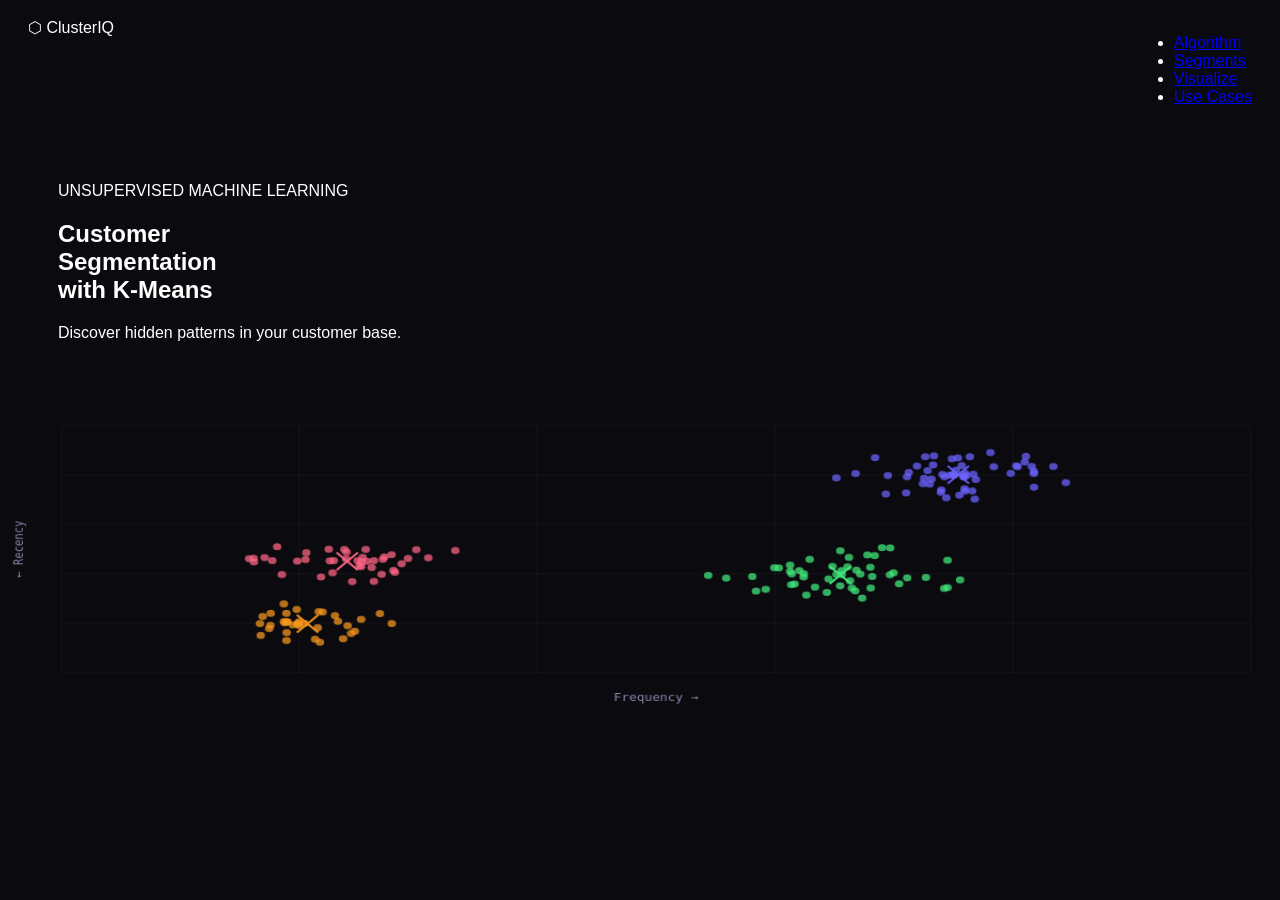
<file: index.html>
<!DOCTYPE html>
<html lang="en">
<head>
<meta charset="UTF-8">
<meta name="viewport" content="width=device-width, initial-scale=1.0">
<title>K-Means Customer Segmentation</title>
<link rel="stylesheet" href="styles.css">
</head>
<body>

<div class="noise"></div>

<nav>
  <div class="logo">⬡ ClusterIQ</div>
  <ul>
    <li><a href="#how">Algorithm</a></li>
    <li><a href="#segments">Segments</a></li>
    <li><a href="#visualize">Visualize</a></li>
    <li><a href="#usecases">Use Cases</a></li>
  </ul>
</nav>

<section class="hero">
  <div class="hero-tag">UNSUPERVISED MACHINE LEARNING</div>
  <h1>Customer<br>Segmentation<br>with <span>K-Means</span></h1>
  <p class="hero-desc">
    Discover hidden patterns in your customer base.
  </p>
</section>

<canvas id="scatter"></canvas>

<script src="script.js"></script>
</body>
</html>
</file>
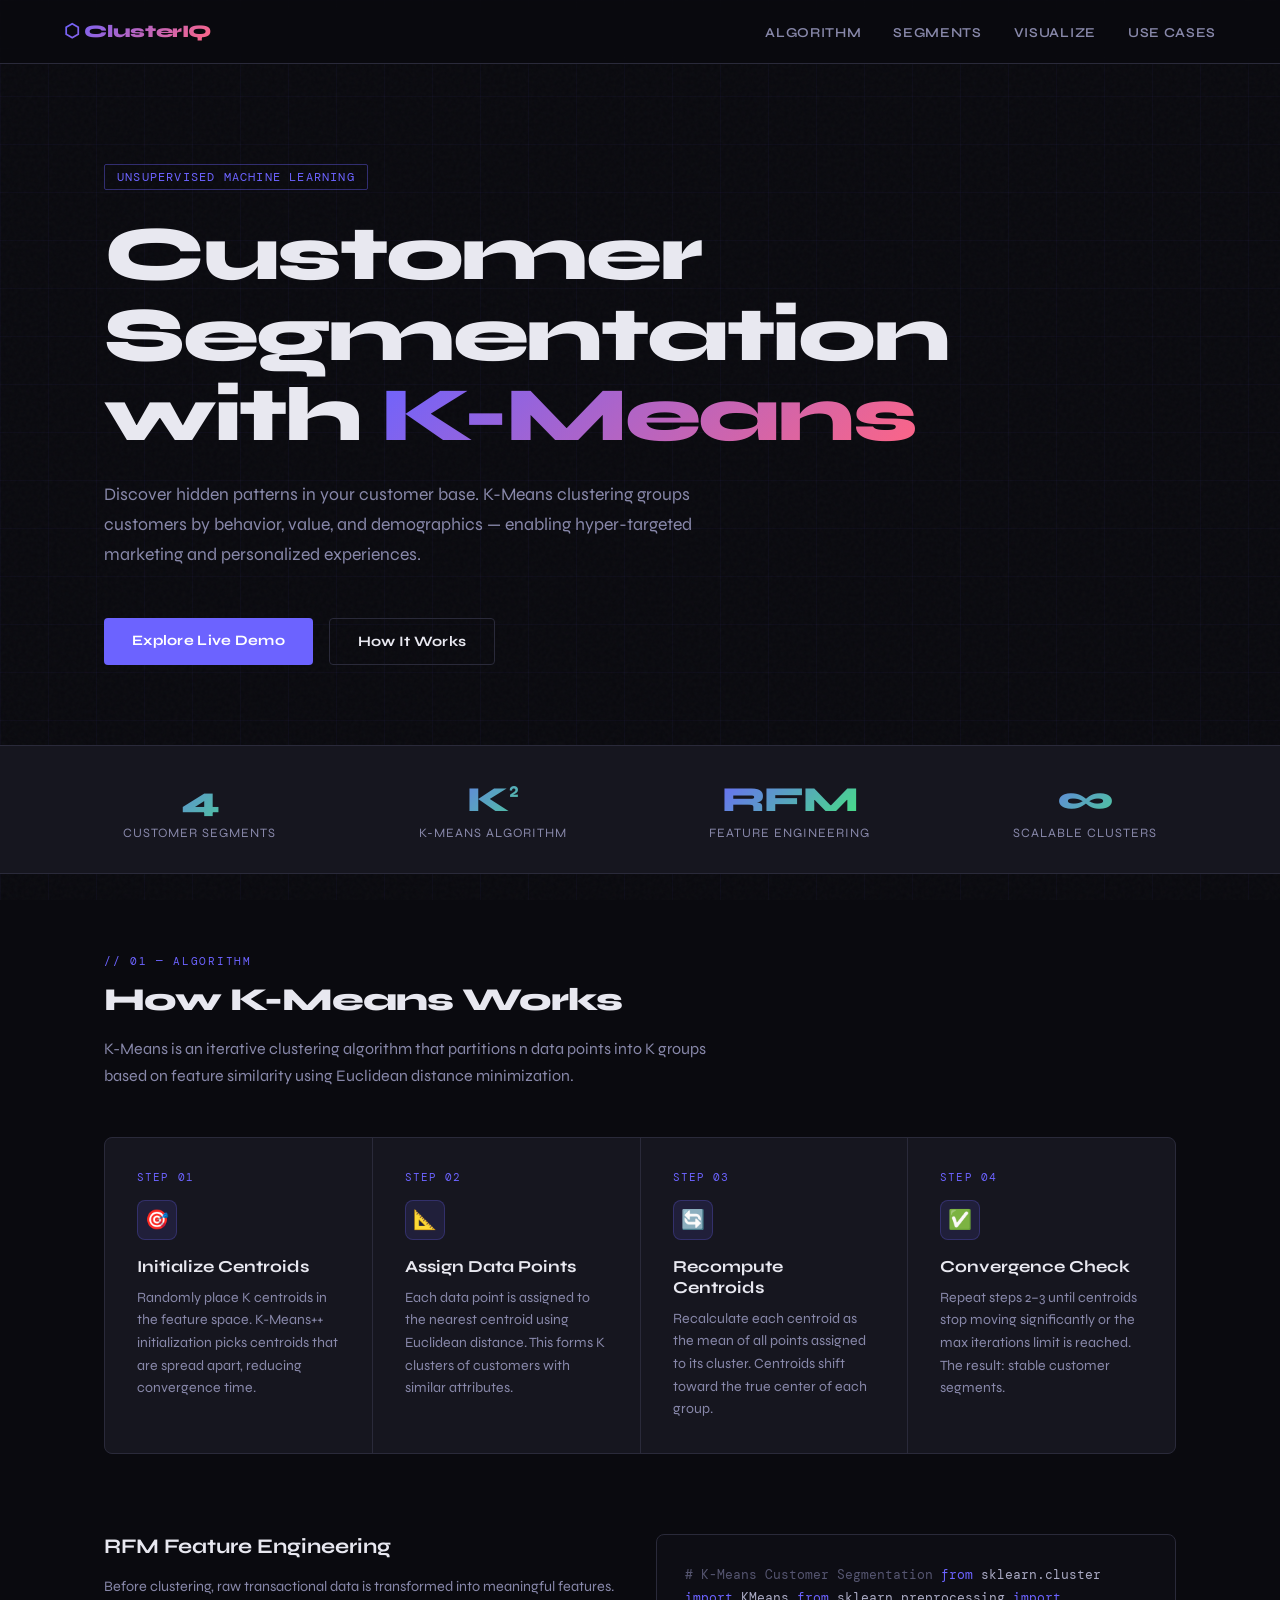
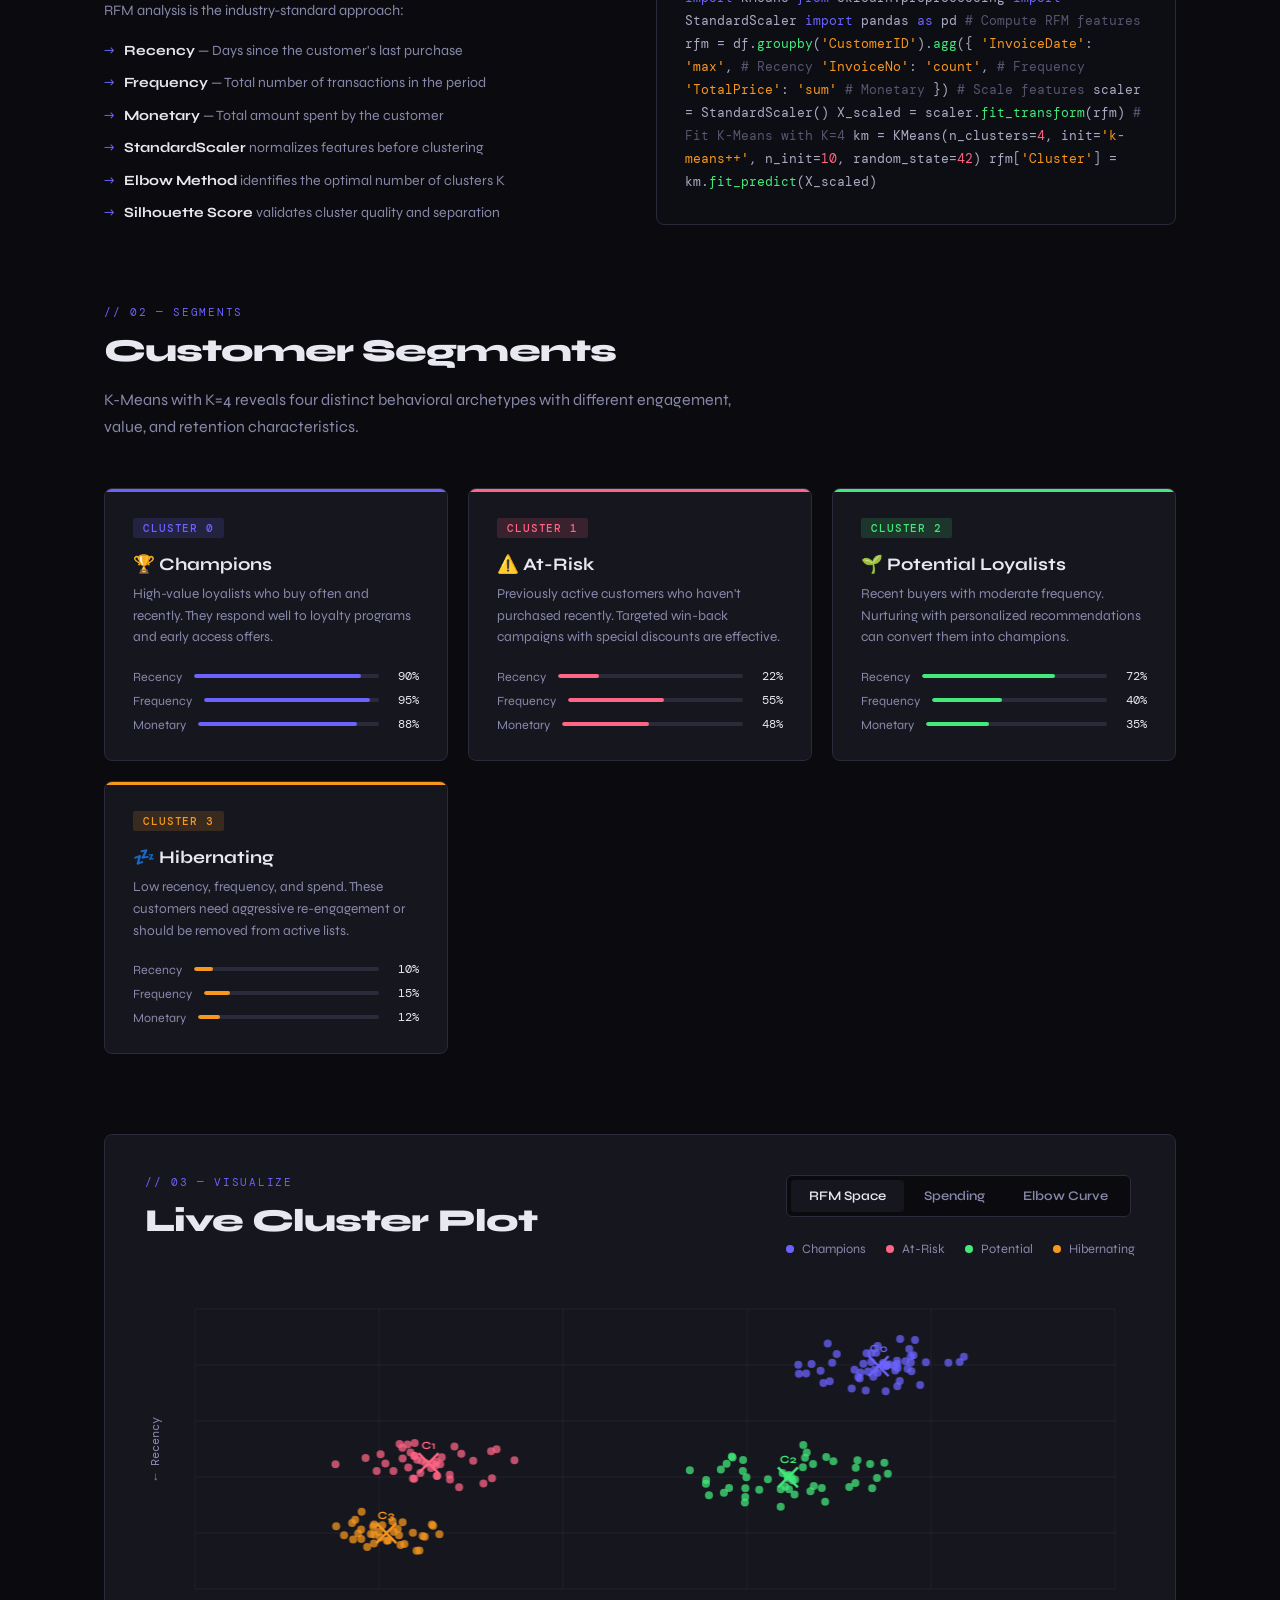
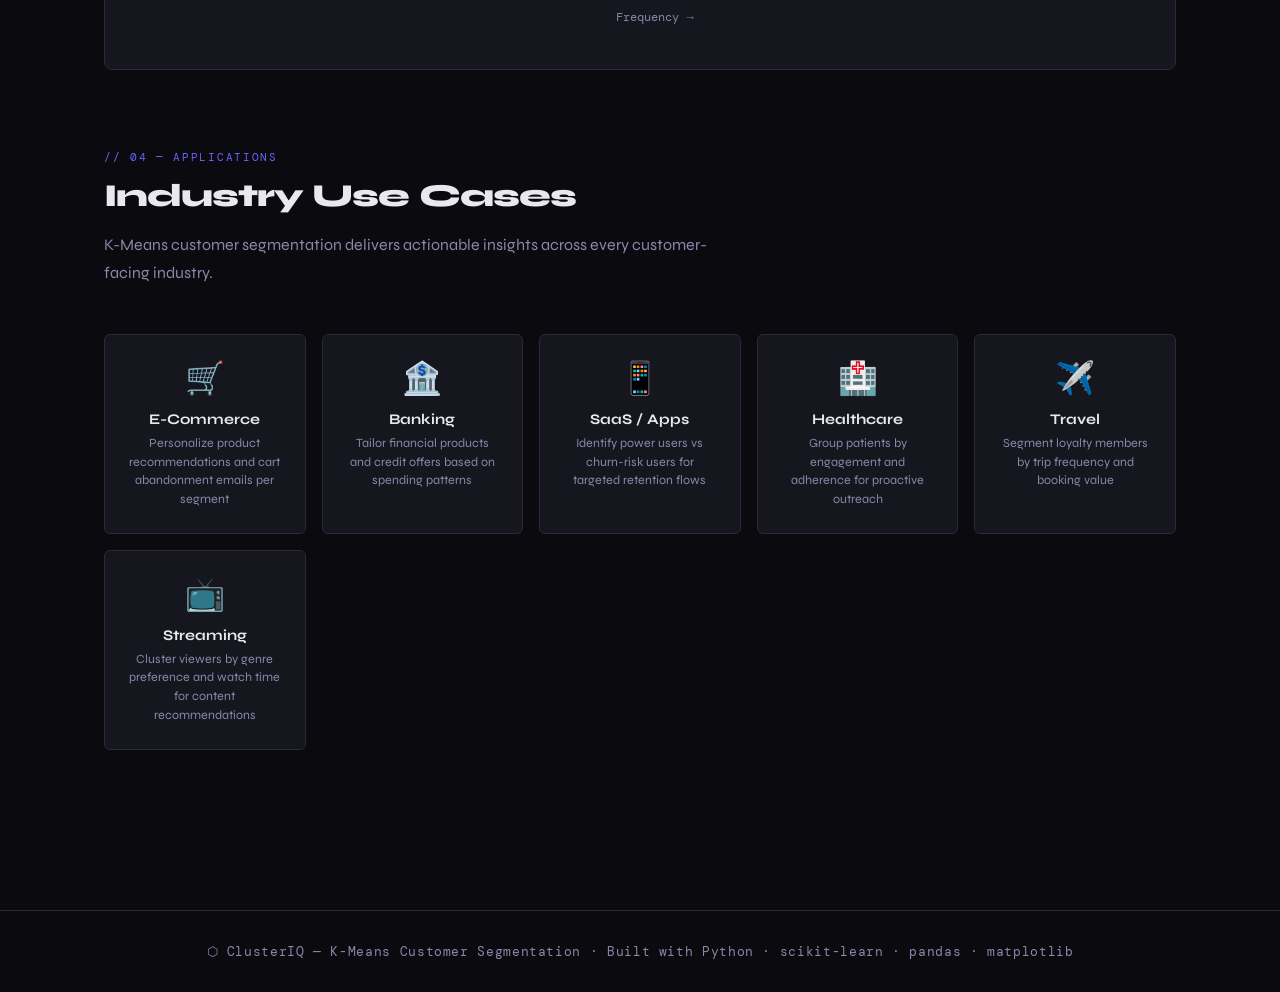
<file: kmeans_website.html>
<!DOCTYPE html>
<html lang="en">
<head>
<meta charset="UTF-8">
<meta name="viewport" content="width=device-width, initial-scale=1.0">
<title>K-Means Customer Segmentation</title>
<style>
  @import url('https://fonts.googleapis.com/css2?family=Syne:wght@400;600;700;800&family=DM+Mono:wght@300;400;500&display=swap');

  :root {
    --bg: #0a0a0f;
    --surface: #111118;
    --card: #16161f;
    --border: #2a2a3a;
    --accent1: #6c63ff;
    --accent2: #ff6584;
    --accent3: #43e97b;
    --accent4: #f7971e;
    --text: #e8e8f0;
    --muted: #8888aa;
    --cluster1: #6c63ff;
    --cluster2: #ff6584;
    --cluster3: #43e97b;
    --cluster4: #f7971e;
  }

  * { margin: 0; padding: 0; box-sizing: border-box; }

  body {
    background: var(--bg);
    color: var(--text);
    font-family: 'Syne', sans-serif;
    min-height: 100vh;
    overflow-x: hidden;
  }

  /* Animated grid background */
  body::before {
    content: '';
    position: fixed;
    inset: 0;
    background-image:
      linear-gradient(rgba(108,99,255,0.04) 1px, transparent 1px),
      linear-gradient(90deg, rgba(108,99,255,0.04) 1px, transparent 1px);
    background-size: 48px 48px;
    pointer-events: none;
    z-index: 0;
  }

  .noise {
    position: fixed;
    inset: 0;
    opacity: 0.03;
    background-image: url("data:image/svg+xml,%3Csvg viewBox='0 0 256 256' xmlns='http://www.w3.org/2000/svg'%3E%3Cfilter id='noise'%3E%3CfeTurbulence type='fractalNoise' baseFrequency='0.9' numOctaves='4' stitchTiles='stitch'/%3E%3C/filter%3E%3Crect width='100%25' height='100%25' filter='url(%23noise)'/%3E%3C/svg%3E");
    pointer-events: none;
    z-index: 0;
  }

  nav {
    position: sticky;
    top: 0;
    z-index: 100;
    backdrop-filter: blur(20px);
    background: rgba(10,10,15,0.85);
    border-bottom: 1px solid var(--border);
    padding: 0 5%;
    height: 64px;
    display: flex;
    align-items: center;
    justify-content: space-between;
  }

  .logo {
    font-size: 1.1rem;
    font-weight: 800;
    letter-spacing: -0.02em;
    background: linear-gradient(135deg, var(--accent1), var(--accent2));
    -webkit-background-clip: text;
    -webkit-text-fill-color: transparent;
  }

  nav ul { list-style: none; display: flex; gap: 2rem; }
  nav ul a { color: var(--muted); text-decoration: none; font-size: 0.85rem; font-weight: 600; letter-spacing: 0.05em; text-transform: uppercase; transition: color 0.2s; }
  nav ul a:hover { color: var(--text); }

  /* Hero */
  .hero {
    position: relative;
    z-index: 1;
    padding: 100px 5% 80px;
    max-width: 1200px;
    margin: 0 auto;
  }

  .hero-tag {
    display: inline-block;
    font-family: 'DM Mono', monospace;
    font-size: 0.75rem;
    color: var(--accent1);
    border: 1px solid rgba(108,99,255,0.4);
    padding: 4px 12px;
    border-radius: 2px;
    margin-bottom: 24px;
    letter-spacing: 0.1em;
  }

  h1 {
    font-size: clamp(2.5rem, 6vw, 5rem);
    font-weight: 800;
    line-height: 1.05;
    letter-spacing: -0.03em;
    margin-bottom: 24px;
  }

  h1 span {
    background: linear-gradient(135deg, var(--accent1) 0%, var(--accent2) 100%);
    -webkit-background-clip: text;
    -webkit-text-fill-color: transparent;
  }

  .hero-desc {
    max-width: 600px;
    color: var(--muted);
    font-size: 1.1rem;
    line-height: 1.7;
    margin-bottom: 48px;
  }

  .hero-cta {
    display: flex;
    gap: 16px;
    flex-wrap: wrap;
  }

  .btn {
    padding: 14px 28px;
    border-radius: 4px;
    font-family: 'Syne', sans-serif;
    font-weight: 700;
    font-size: 0.9rem;
    letter-spacing: 0.02em;
    cursor: pointer;
    transition: all 0.2s;
    text-decoration: none;
  }

  .btn-primary {
    background: var(--accent1);
    color: #fff;
    border: none;
  }
  .btn-primary:hover { background: #7d75ff; transform: translateY(-2px); box-shadow: 0 8px 24px rgba(108,99,255,0.35); }

  .btn-ghost {
    background: transparent;
    color: var(--text);
    border: 1px solid var(--border);
  }
  .btn-ghost:hover { border-color: var(--accent1); color: var(--accent1); }

  /* Stats bar */
  .stats-bar {
    position: relative;
    z-index: 1;
    background: var(--card);
    border-top: 1px solid var(--border);
    border-bottom: 1px solid var(--border);
    padding: 32px 5%;
    display: flex;
    justify-content: space-around;
    gap: 24px;
    flex-wrap: wrap;
  }

  .stat { text-align: center; }
  .stat-num {
    font-size: 2.2rem;
    font-weight: 800;
    letter-spacing: -0.04em;
    background: linear-gradient(135deg, var(--accent1), var(--accent3));
    -webkit-background-clip: text;
    -webkit-text-fill-color: transparent;
  }
  .stat-label { font-size: 0.8rem; color: var(--muted); margin-top: 4px; text-transform: uppercase; letter-spacing: 0.08em; }

  /* Main content */
  .container {
    position: relative;
    z-index: 1;
    max-width: 1200px;
    margin: 0 auto;
    padding: 80px 5%;
  }

  .section-label {
    font-family: 'DM Mono', monospace;
    font-size: 0.7rem;
    color: var(--accent1);
    text-transform: uppercase;
    letter-spacing: 0.15em;
    margin-bottom: 12px;
  }

  h2 {
    font-size: 2rem;
    font-weight: 800;
    letter-spacing: -0.03em;
    margin-bottom: 16px;
  }

  .section-intro {
    color: var(--muted);
    max-width: 640px;
    line-height: 1.7;
    margin-bottom: 48px;
  }

  /* How it works steps */
  .steps {
    display: grid;
    grid-template-columns: repeat(auto-fit, minmax(260px, 1fr));
    gap: 1px;
    background: var(--border);
    border: 1px solid var(--border);
    border-radius: 8px;
    overflow: hidden;
    margin-bottom: 80px;
  }

  .step {
    background: var(--card);
    padding: 32px;
    position: relative;
    transition: background 0.2s;
  }
  .step:hover { background: #1c1c28; }

  .step-num {
    font-family: 'DM Mono', monospace;
    font-size: 0.7rem;
    color: var(--accent1);
    letter-spacing: 0.1em;
    margin-bottom: 16px;
  }

  .step h3 { font-size: 1.05rem; font-weight: 700; margin-bottom: 10px; }
  .step p { font-size: 0.88rem; color: var(--muted); line-height: 1.6; }

  .step-icon {
    width: 40px;
    height: 40px;
    border-radius: 8px;
    background: rgba(108,99,255,0.12);
    border: 1px solid rgba(108,99,255,0.25);
    display: flex;
    align-items: center;
    justify-content: center;
    font-size: 1.2rem;
    margin-bottom: 16px;
  }

  /* Cluster cards */
  .clusters-grid {
    display: grid;
    grid-template-columns: repeat(auto-fit, minmax(260px, 1fr));
    gap: 20px;
    margin-bottom: 80px;
  }

  .cluster-card {
    background: var(--card);
    border: 1px solid var(--border);
    border-radius: 8px;
    padding: 28px;
    position: relative;
    overflow: hidden;
    transition: transform 0.2s, box-shadow 0.2s;
  }

  .cluster-card:hover {
    transform: translateY(-4px);
    box-shadow: 0 16px 40px rgba(0,0,0,0.4);
  }

  .cluster-card::before {
    content: '';
    position: absolute;
    top: 0;
    left: 0;
    right: 0;
    height: 3px;
  }
  .cluster-card:nth-child(1)::before { background: var(--cluster1); }
  .cluster-card:nth-child(2)::before { background: var(--cluster2); }
  .cluster-card:nth-child(3)::before { background: var(--cluster3); }
  .cluster-card:nth-child(4)::before { background: var(--cluster4); }

  .cluster-badge {
    display: inline-block;
    font-family: 'DM Mono', monospace;
    font-size: 0.7rem;
    padding: 3px 10px;
    border-radius: 2px;
    margin-bottom: 16px;
    font-weight: 500;
    letter-spacing: 0.08em;
  }
  .cluster-card:nth-child(1) .cluster-badge { background: rgba(108,99,255,0.15); color: var(--cluster1); }
  .cluster-card:nth-child(2) .cluster-badge { background: rgba(255,101,132,0.15); color: var(--cluster2); }
  .cluster-card:nth-child(3) .cluster-badge { background: rgba(67,233,123,0.15); color: var(--cluster3); }
  .cluster-card:nth-child(4) .cluster-badge { background: rgba(247,151,30,0.15); color: var(--cluster4); }

  .cluster-card h3 { font-size: 1.1rem; font-weight: 700; margin-bottom: 8px; }
  .cluster-card p { font-size: 0.85rem; color: var(--muted); line-height: 1.6; margin-bottom: 20px; }

  .cluster-metrics { display: flex; flex-direction: column; gap: 8px; }
  .metric { display: flex; justify-content: space-between; align-items: center; }
  .metric-label { font-size: 0.78rem; color: var(--muted); }
  .metric-bar-wrap { flex: 1; margin: 0 12px; height: 4px; background: var(--border); border-radius: 2px; overflow: hidden; }
  .metric-bar { height: 100%; border-radius: 2px; transition: width 1s ease; }
  .cluster-card:nth-child(1) .metric-bar { background: var(--cluster1); }
  .cluster-card:nth-child(2) .metric-bar { background: var(--cluster2); }
  .cluster-card:nth-child(3) .metric-bar { background: var(--cluster3); }
  .cluster-card:nth-child(4) .metric-bar { background: var(--cluster4); }
  .metric-val { font-size: 0.78rem; font-family: 'DM Mono', monospace; color: var(--text); min-width: 28px; text-align: right; }

  /* Interactive scatter plot */
  .viz-section {
    background: var(--card);
    border: 1px solid var(--border);
    border-radius: 8px;
    padding: 40px;
    margin-bottom: 80px;
  }

  .viz-header {
    display: flex;
    justify-content: space-between;
    align-items: flex-start;
    margin-bottom: 32px;
    flex-wrap: wrap;
    gap: 16px;
  }

  .viz-legend {
    display: flex;
    gap: 20px;
    flex-wrap: wrap;
  }

  .legend-item {
    display: flex;
    align-items: center;
    gap: 8px;
    font-size: 0.8rem;
    color: var(--muted);
  }

  .legend-dot {
    width: 8px;
    height: 8px;
    border-radius: 50%;
  }

  canvas#scatter {
    width: 100%;
    height: 340px;
    display: block;
    cursor: crosshair;
  }

  /* Algo explainer */
  .algo-grid {
    display: grid;
    grid-template-columns: 1fr 1fr;
    gap: 32px;
    margin-bottom: 80px;
  }

  @media (max-width: 700px) { .algo-grid { grid-template-columns: 1fr; } }

  .code-block {
    background: #0d0d14;
    border: 1px solid var(--border);
    border-radius: 8px;
    padding: 28px;
    font-family: 'DM Mono', monospace;
    font-size: 0.8rem;
    line-height: 1.8;
    color: #aaaac4;
    overflow-x: auto;
  }

  .code-block .kw { color: var(--accent1); }
  .code-block .fn { color: var(--accent3); }
  .code-block .cm { color: #555570; }
  .code-block .str { color: var(--accent4); }
  .code-block .num { color: var(--accent2); }

  .algo-text h3 { font-size: 1.3rem; font-weight: 700; margin-bottom: 16px; }
  .algo-text p { color: var(--muted); font-size: 0.9rem; line-height: 1.7; margin-bottom: 16px; }
  .algo-text ul { list-style: none; display: flex; flex-direction: column; gap: 10px; }
  .algo-text li { font-size: 0.88rem; color: var(--muted); padding-left: 20px; position: relative; line-height: 1.6; }
  .algo-text li::before { content: '→'; position: absolute; left: 0; color: var(--accent1); font-size: 0.8rem; }

  /* Use cases */
  .use-cases {
    display: grid;
    grid-template-columns: repeat(auto-fit, minmax(200px, 1fr));
    gap: 16px;
    margin-bottom: 80px;
  }

  .use-case {
    background: var(--card);
    border: 1px solid var(--border);
    border-radius: 6px;
    padding: 24px;
    text-align: center;
    transition: all 0.2s;
  }
  .use-case:hover { border-color: var(--accent1); transform: translateY(-2px); }
  .use-case .uc-icon { font-size: 2rem; margin-bottom: 12px; }
  .use-case h4 { font-size: 0.92rem; font-weight: 700; margin-bottom: 6px; }
  .use-case p { font-size: 0.78rem; color: var(--muted); line-height: 1.5; }

  /* Footer */
  footer {
    position: relative;
    z-index: 1;
    border-top: 1px solid var(--border);
    padding: 32px 5%;
    text-align: center;
    color: var(--muted);
    font-size: 0.8rem;
    font-family: 'DM Mono', monospace;
    letter-spacing: 0.05em;
  }

  /* Animations */
  @keyframes fadeUp {
    from { opacity: 0; transform: translateY(24px); }
    to { opacity: 1; transform: translateY(0); }
  }

  .hero > * { animation: fadeUp 0.6s ease both; }
  .hero > *:nth-child(1) { animation-delay: 0.1s; }
  .hero > *:nth-child(2) { animation-delay: 0.2s; }
  .hero > *:nth-child(3) { animation-delay: 0.3s; }
  .hero > *:nth-child(4) { animation-delay: 0.4s; }

  /* Elbow chart */
  .elbow-wrap {
    background: var(--card);
    border: 1px solid var(--border);
    border-radius: 8px;
    padding: 32px;
    margin-bottom: 32px;
  }
  canvas#elbow { width: 100%; height: 200px; display: block; }

  .tabs {
    display: flex;
    gap: 2px;
    background: var(--bg);
    border: 1px solid var(--border);
    border-radius: 6px;
    padding: 4px;
    margin-bottom: 24px;
    width: fit-content;
  }

  .tab {
    padding: 8px 18px;
    border-radius: 4px;
    font-size: 0.82rem;
    font-weight: 600;
    cursor: pointer;
    color: var(--muted);
    transition: all 0.2s;
    border: none;
    background: none;
    font-family: 'Syne', sans-serif;
  }
  .tab.active { background: var(--card); color: var(--text); }
  .tab:hover:not(.active) { color: var(--text); }
</style>
</head>
<body>
<div class="noise"></div>

<nav>
  <div class="logo">⬡ ClusterIQ</div>
  <ul>
    <li><a href="#how">Algorithm</a></li>
    <li><a href="#segments">Segments</a></li>
    <li><a href="#visualize">Visualize</a></li>
    <li><a href="#usecases">Use Cases</a></li>
  </ul>
</nav>

<!-- Hero -->
<section class="hero">
  <div class="hero-tag">UNSUPERVISED MACHINE LEARNING</div>
  <h1>Customer<br>Segmentation<br>with <span>K-Means</span></h1>
  <p class="hero-desc">
    Discover hidden patterns in your customer base. K-Means clustering groups customers by behavior, value, and demographics — enabling hyper-targeted marketing and personalized experiences.
  </p>
  <div class="hero-cta">
    <a href="#visualize" class="btn btn-primary">Explore Live Demo</a>
    <a href="#how" class="btn btn-ghost">How It Works</a>
  </div>
</section>

<!-- Stats -->
<div class="stats-bar">
  <div class="stat"><div class="stat-num">4</div><div class="stat-label">Customer Segments</div></div>
  <div class="stat"><div class="stat-num">K²</div><div class="stat-label">K-Means Algorithm</div></div>
  <div class="stat"><div class="stat-num">RFM</div><div class="stat-label">Feature Engineering</div></div>
  <div class="stat"><div class="stat-num">∞</div><div class="stat-label">Scalable Clusters</div></div>
</div>

<!-- How it works -->
<div class="container" id="how">
  <div class="section-label">// 01 — ALGORITHM</div>
  <h2>How K-Means Works</h2>
  <p class="section-intro">K-Means is an iterative clustering algorithm that partitions n data points into K groups based on feature similarity using Euclidean distance minimization.</p>

  <div class="steps">
    <div class="step">
      <div class="step-num">STEP 01</div>
      <div class="step-icon">🎯</div>
      <h3>Initialize Centroids</h3>
      <p>Randomly place K centroids in the feature space. K-Means++ initialization picks centroids that are spread apart, reducing convergence time.</p>
    </div>
    <div class="step">
      <div class="step-num">STEP 02</div>
      <div class="step-icon">📐</div>
      <h3>Assign Data Points</h3>
      <p>Each data point is assigned to the nearest centroid using Euclidean distance. This forms K clusters of customers with similar attributes.</p>
    </div>
    <div class="step">
      <div class="step-num">STEP 03</div>
      <div class="step-icon">🔄</div>
      <h3>Recompute Centroids</h3>
      <p>Recalculate each centroid as the mean of all points assigned to its cluster. Centroids shift toward the true center of each group.</p>
    </div>
    <div class="step">
      <div class="step-num">STEP 04</div>
      <div class="step-icon">✅</div>
      <h3>Convergence Check</h3>
      <p>Repeat steps 2–3 until centroids stop moving significantly or the max iterations limit is reached. The result: stable customer segments.</p>
    </div>
  </div>

  <!-- Algorithm + Code -->
  <div id="segments" class="algo-grid">
    <div class="algo-text">
      <h3>RFM Feature Engineering</h3>
      <p>Before clustering, raw transactional data is transformed into meaningful features. RFM analysis is the industry-standard approach:</p>
      <ul>
        <li><strong style="color:var(--text)">Recency</strong> — Days since the customer's last purchase</li>
        <li><strong style="color:var(--text)">Frequency</strong> — Total number of transactions in the period</li>
        <li><strong style="color:var(--text)">Monetary</strong> — Total amount spent by the customer</li>
        <li><strong style="color:var(--text)">StandardScaler</strong> normalizes features before clustering</li>
        <li><strong style="color:var(--text)">Elbow Method</strong> identifies the optimal number of clusters K</li>
        <li><strong style="color:var(--text)">Silhouette Score</strong> validates cluster quality and separation</li>
      </ul>
    </div>
    <div class="code-block">
<span class="cm"># K-Means Customer Segmentation</span>
<span class="kw">from</span> sklearn.cluster <span class="kw">import</span> KMeans
<span class="kw">from</span> sklearn.preprocessing <span class="kw">import</span> StandardScaler
<span class="kw">import</span> pandas <span class="kw">as</span> pd

<span class="cm"># Compute RFM features</span>
rfm = df.<span class="fn">groupby</span>(<span class="str">'CustomerID'</span>).<span class="fn">agg</span>({
    <span class="str">'InvoiceDate'</span>: <span class="str">'max'</span>,   <span class="cm"># Recency</span>
    <span class="str">'InvoiceNo'</span>: <span class="str">'count'</span>,  <span class="cm"># Frequency</span>
    <span class="str">'TotalPrice'</span>: <span class="str">'sum'</span>    <span class="cm"># Monetary</span>
})

<span class="cm"># Scale features</span>
scaler = StandardScaler()
X_scaled = scaler.<span class="fn">fit_transform</span>(rfm)

<span class="cm"># Fit K-Means with K=4</span>
km = KMeans(n_clusters=<span class="num">4</span>, init=<span class="str">'k-means++'</span>,
            n_init=<span class="num">10</span>, random_state=<span class="num">42</span>)
rfm[<span class="str">'Cluster'</span>] = km.<span class="fn">fit_predict</span>(X_scaled)
    </div>
  </div>

  <!-- Cluster segments -->
  <div class="section-label">// 02 — SEGMENTS</div>
  <h2>Customer Segments</h2>
  <p class="section-intro">K-Means with K=4 reveals four distinct behavioral archetypes with different engagement, value, and retention characteristics.</p>

  <div class="clusters-grid">
    <div class="cluster-card">
      <div class="cluster-badge">CLUSTER 0</div>
      <h3>🏆 Champions</h3>
      <p>High-value loyalists who buy often and recently. They respond well to loyalty programs and early access offers.</p>
      <div class="cluster-metrics">
        <div class="metric">
          <span class="metric-label">Recency</span>
          <div class="metric-bar-wrap"><div class="metric-bar" style="width:90%"></div></div>
          <span class="metric-val">90%</span>
        </div>
        <div class="metric">
          <span class="metric-label">Frequency</span>
          <div class="metric-bar-wrap"><div class="metric-bar" style="width:95%"></div></div>
          <span class="metric-val">95%</span>
        </div>
        <div class="metric">
          <span class="metric-label">Monetary</span>
          <div class="metric-bar-wrap"><div class="metric-bar" style="width:88%"></div></div>
          <span class="metric-val">88%</span>
        </div>
      </div>
    </div>
    <div class="cluster-card">
      <div class="cluster-badge">CLUSTER 1</div>
      <h3>⚠️ At-Risk</h3>
      <p>Previously active customers who haven't purchased recently. Targeted win-back campaigns with special discounts are effective.</p>
      <div class="cluster-metrics">
        <div class="metric">
          <span class="metric-label">Recency</span>
          <div class="metric-bar-wrap"><div class="metric-bar" style="width:22%"></div></div>
          <span class="metric-val">22%</span>
        </div>
        <div class="metric">
          <span class="metric-label">Frequency</span>
          <div class="metric-bar-wrap"><div class="metric-bar" style="width:55%"></div></div>
          <span class="metric-val">55%</span>
        </div>
        <div class="metric">
          <span class="metric-label">Monetary</span>
          <div class="metric-bar-wrap"><div class="metric-bar" style="width:48%"></div></div>
          <span class="metric-val">48%</span>
        </div>
      </div>
    </div>
    <div class="cluster-card">
      <div class="cluster-badge">CLUSTER 2</div>
      <h3>🌱 Potential Loyalists</h3>
      <p>Recent buyers with moderate frequency. Nurturing with personalized recommendations can convert them into champions.</p>
      <div class="cluster-metrics">
        <div class="metric">
          <span class="metric-label">Recency</span>
          <div class="metric-bar-wrap"><div class="metric-bar" style="width:72%"></div></div>
          <span class="metric-val">72%</span>
        </div>
        <div class="metric">
          <span class="metric-label">Frequency</span>
          <div class="metric-bar-wrap"><div class="metric-bar" style="width:40%"></div></div>
          <span class="metric-val">40%</span>
        </div>
        <div class="metric">
          <span class="metric-label">Monetary</span>
          <div class="metric-bar-wrap"><div class="metric-bar" style="width:35%"></div></div>
          <span class="metric-val">35%</span>
        </div>
      </div>
    </div>
    <div class="cluster-card">
      <div class="cluster-badge">CLUSTER 3</div>
      <h3>💤 Hibernating</h3>
      <p>Low recency, frequency, and spend. These customers need aggressive re-engagement or should be removed from active lists.</p>
      <div class="cluster-metrics">
        <div class="metric">
          <span class="metric-label">Recency</span>
          <div class="metric-bar-wrap"><div class="metric-bar" style="width:10%"></div></div>
          <span class="metric-val">10%</span>
        </div>
        <div class="metric">
          <span class="metric-label">Frequency</span>
          <div class="metric-bar-wrap"><div class="metric-bar" style="width:15%"></div></div>
          <span class="metric-val">15%</span>
        </div>
        <div class="metric">
          <span class="metric-label">Monetary</span>
          <div class="metric-bar-wrap"><div class="metric-bar" style="width:12%"></div></div>
          <span class="metric-val">12%</span>
        </div>
      </div>
    </div>
  </div>

  <!-- Scatter visualization -->
  <div class="viz-section" id="visualize">
    <div class="viz-header">
      <div>
        <div class="section-label">// 03 — VISUALIZE</div>
        <h2 style="margin-bottom:0">Live Cluster Plot</h2>
      </div>
      <div>
        <div class="tabs">
          <button class="tab active" onclick="setView('rfm')">RFM Space</button>
          <button class="tab" onclick="setView('spending')">Spending</button>
          <button class="tab" onclick="setView('elbow')">Elbow Curve</button>
        </div>
        <div class="viz-legend">
          <div class="legend-item"><div class="legend-dot" style="background:var(--cluster1)"></div>Champions</div>
          <div class="legend-item"><div class="legend-dot" style="background:var(--cluster2)"></div>At-Risk</div>
          <div class="legend-item"><div class="legend-dot" style="background:var(--cluster3)"></div>Potential</div>
          <div class="legend-item"><div class="legend-dot" style="background:var(--cluster4)"></div>Hibernating</div>
        </div>
      </div>
    </div>
    <canvas id="scatter"></canvas>
  </div>

  <!-- Use cases -->
  <div id="usecases">
    <div class="section-label">// 04 — APPLICATIONS</div>
    <h2>Industry Use Cases</h2>
    <p class="section-intro">K-Means customer segmentation delivers actionable insights across every customer-facing industry.</p>
    <div class="use-cases">
      <div class="use-case">
        <div class="uc-icon">🛒</div>
        <h4>E-Commerce</h4>
        <p>Personalize product recommendations and cart abandonment emails per segment</p>
      </div>
      <div class="use-case">
        <div class="uc-icon">🏦</div>
        <h4>Banking</h4>
        <p>Tailor financial products and credit offers based on spending patterns</p>
      </div>
      <div class="use-case">
        <div class="uc-icon">📱</div>
        <h4>SaaS / Apps</h4>
        <p>Identify power users vs churn-risk users for targeted retention flows</p>
      </div>
      <div class="use-case">
        <div class="uc-icon">🏥</div>
        <h4>Healthcare</h4>
        <p>Group patients by engagement and adherence for proactive outreach</p>
      </div>
      <div class="use-case">
        <div class="uc-icon">✈️</div>
        <h4>Travel</h4>
        <p>Segment loyalty members by trip frequency and booking value</p>
      </div>
      <div class="use-case">
        <div class="uc-icon">📺</div>
        <h4>Streaming</h4>
        <p>Cluster viewers by genre preference and watch time for content recommendations</p>
      </div>
    </div>
  </div>
</div>

<footer>
  ⬡ ClusterIQ — K-Means Customer Segmentation · Built with Python · scikit-learn · pandas · matplotlib
</footer>

<script>
// ── Scatter Canvas ──────────────────────────────────────────────
const canvas = document.getElementById('scatter');
const ctx = canvas.getContext('2d');
let currentView = 'rfm';

const COLORS = ['#6c63ff','#ff6584','#43e97b','#f7971e'];
const LABELS = ['Champions','At-Risk','Potential Loyalists','Hibernating'];

function resize() {
  const rect = canvas.parentElement.getBoundingClientRect();
  canvas.width = rect.width - 80;
  canvas.height = 340;
  draw();
}

// Generate synthetic cluster data
function genClusters(view) {
  const pts = [];
  const configs = view === 'rfm' ? [
    { cx: 0.75, cy: 0.8,  spread: 0.1, n: 55 },
    { cx: 0.25, cy: 0.45, spread: 0.1, n: 40 },
    { cx: 0.65, cy: 0.4,  spread: 0.12, n: 50 },
    { cx: 0.2,  cy: 0.2,  spread: 0.08, n: 35 }
  ] : [
    { cx: 0.8,  cy: 0.85, spread: 0.09, n: 55 },
    { cx: 0.35, cy: 0.5,  spread: 0.1,  n: 40 },
    { cx: 0.55, cy: 0.35, spread: 0.11, n: 50 },
    { cx: 0.15, cy: 0.18, spread: 0.07, n: 35 }
  ];
  configs.forEach((c, ci) => {
    for (let i = 0; i < c.n; i++) {
      const angle = Math.random() * 2 * Math.PI;
      const r = Math.random() * c.spread;
      pts.push({ x: c.cx + r * Math.cos(angle), y: c.cy + r * Math.sin(angle), cluster: ci });
    }
  });
  return pts;
}

const rfmPts = genClusters('rfm');
const spendPts = genClusters('spending');

function drawScatter(pts, xLabel, yLabel) {
  const W = canvas.width, H = canvas.height;
  const pad = { l: 50, r: 20, t: 20, b: 40 };
  const pw = W - pad.l - pad.r;
  const ph = H - pad.t - pad.b;

  ctx.clearRect(0, 0, W, H);

  // Grid
  ctx.strokeStyle = 'rgba(255,255,255,0.05)';
  ctx.lineWidth = 1;
  for (let i = 0; i <= 5; i++) {
    const x = pad.l + (pw / 5) * i;
    const y = pad.t + (ph / 5) * i;
    ctx.beginPath(); ctx.moveTo(x, pad.t); ctx.lineTo(x, pad.t + ph); ctx.stroke();
    ctx.beginPath(); ctx.moveTo(pad.l, y); ctx.lineTo(pad.l + pw, y); ctx.stroke();
  }

  // Axis labels
  ctx.fillStyle = '#8888aa';
  ctx.font = '12px DM Mono, monospace';
  ctx.textAlign = 'center';
  ctx.fillText(xLabel, pad.l + pw / 2, H - 8);
  ctx.save();
  ctx.translate(14, pad.t + ph / 2);
  ctx.rotate(-Math.PI / 2);
  ctx.fillText(yLabel, 0, 0);
  ctx.restore();

  // Centroids (X marks)
  const centroids = [[0, 0], [0, 0], [0, 0], [0, 0]];
  const counts = [0, 0, 0, 0];
  pts.forEach(p => { centroids[p.cluster][0] += p.x; centroids[p.cluster][1] += p.y; counts[p.cluster]++; });
  centroids.forEach((c, i) => { c[0] /= counts[i]; c[1] /= counts[i]; });

  // Points
  pts.forEach(p => {
    const px = pad.l + p.x * pw;
    const py = pad.t + (1 - p.y) * ph;
    ctx.beginPath();
    ctx.arc(px, py, 4, 0, Math.PI * 2);
    ctx.fillStyle = COLORS[p.cluster] + 'bb';
    ctx.fill();
  });

  // Draw centroid crosses
  centroids.forEach((c, i) => {
    const px = pad.l + c[0] * pw;
    const py = pad.t + (1 - c[1]) * ph;
    ctx.strokeStyle = COLORS[i];
    ctx.lineWidth = 2.5;
    const s = 10;
    ctx.beginPath(); ctx.moveTo(px - s, py - s); ctx.lineTo(px + s, py + s); ctx.stroke();
    ctx.beginPath(); ctx.moveTo(px + s, py - s); ctx.lineTo(px - s, py + s); ctx.stroke();
    ctx.fillStyle = COLORS[i];
    ctx.font = 'bold 11px Syne, sans-serif';
    ctx.textAlign = 'center';
    ctx.fillText('C' + i, px, py - 14);
  });
}

function drawElbow() {
  const W = canvas.width, H = canvas.height;
  ctx.clearRect(0, 0, W, H);
  const pad = { l: 60, r: 30, t: 20, b: 50 };
  const pw = W - pad.l - pad.r, ph = H - pad.t - pad.b;

  const ks = [1, 2, 3, 4, 5, 6, 7, 8];
  const inertia = [14200, 9800, 7100, 4400, 4100, 3900, 3800, 3750];
  const maxI = Math.max(...inertia), minI = Math.min(...inertia);

  // Grid
  ctx.strokeStyle = 'rgba(255,255,255,0.05)';
  ctx.lineWidth = 1;
  for (let i = 0; i <= 4; i++) {
    const y = pad.t + (ph / 4) * i;
    ctx.beginPath(); ctx.moveTo(pad.l, y); ctx.lineTo(pad.l + pw, y); ctx.stroke();
  }

  // Area fill
  const grad = ctx.createLinearGradient(0, pad.t, 0, pad.t + ph);
  grad.addColorStop(0, 'rgba(108,99,255,0.25)');
  grad.addColorStop(1, 'rgba(108,99,255,0)');
  ctx.beginPath();
  ctx.moveTo(pad.l, pad.t + ph);
  ks.forEach((k, i) => {
    const x = pad.l + (i / (ks.length - 1)) * pw;
    const y = pad.t + (1 - (inertia[i] - minI) / (maxI - minI)) * ph;
    ctx.lineTo(x, y);
  });
  ctx.lineTo(pad.l + pw, pad.t + ph);
  ctx.closePath();
  ctx.fillStyle = grad;
  ctx.fill();

  // Line
  ctx.beginPath();
  ks.forEach((k, i) => {
    const x = pad.l + (i / (ks.length - 1)) * pw;
    const y = pad.t + (1 - (inertia[i] - minI) / (maxI - minI)) * ph;
    i === 0 ? ctx.moveTo(x, y) : ctx.lineTo(x, y);
  });
  ctx.strokeStyle = '#6c63ff';
  ctx.lineWidth = 2.5;
  ctx.stroke();

  // Points + highlight K=4
  ks.forEach((k, i) => {
    const x = pad.l + (i / (ks.length - 1)) * pw;
    const y = pad.t + (1 - (inertia[i] - minI) / (maxI - minI)) * ph;
    ctx.beginPath();
    ctx.arc(x, y, k === 4 ? 8 : 5, 0, Math.PI * 2);
    ctx.fillStyle = k === 4 ? '#6c63ff' : '#6c63ff99';
    ctx.fill();
    if (k === 4) {
      ctx.strokeStyle = '#fff4';
      ctx.lineWidth = 2;
      ctx.stroke();
      ctx.fillStyle = '#fff';
      ctx.font = 'bold 11px Syne';
      ctx.textAlign = 'center';
      ctx.fillText('Optimal K=4', x, y - 16);
    }
  });

  // Axes
  ctx.fillStyle = '#8888aa';
  ctx.font = '11px DM Mono, monospace';
  ctx.textAlign = 'center';
  ks.forEach((k, i) => {
    const x = pad.l + (i / (ks.length - 1)) * pw;
    ctx.fillText('K=' + k, x, pad.t + ph + 18);
  });
  ctx.fillText('Number of Clusters (K)', pad.l + pw / 2, H - 8);
  ctx.save();
  ctx.translate(18, pad.t + ph / 2);
  ctx.rotate(-Math.PI / 2);
  ctx.fillText('Inertia (WCSS)', 0, 0);
  ctx.restore();
}

function draw() {
  if (currentView === 'rfm') drawScatter(rfmPts, 'Frequency →', '← Recency');
  else if (currentView === 'spending') drawScatter(spendPts, 'Frequency →', '← Monetary');
  else drawElbow();
}

function setView(v) {
  currentView = v;
  document.querySelectorAll('.tab').forEach((t, i) => {
    t.classList.toggle('active', ['rfm','spending','elbow'][i] === v);
  });
  draw();
}

window.addEventListener('resize', resize);
resize();
</script>
</body>
</html>
</file>
<file: styles.css>
body {
  background: #0a0a0f;
  color: #fff;
  font-family: Arial, sans-serif;
}

nav {
  display: flex;
  justify-content: space-between;
  padding: 10px 20px;
}

.hero {
  padding: 50px;
}

canvas {
  width: 100%;
  height: 300px;
}
</file>
